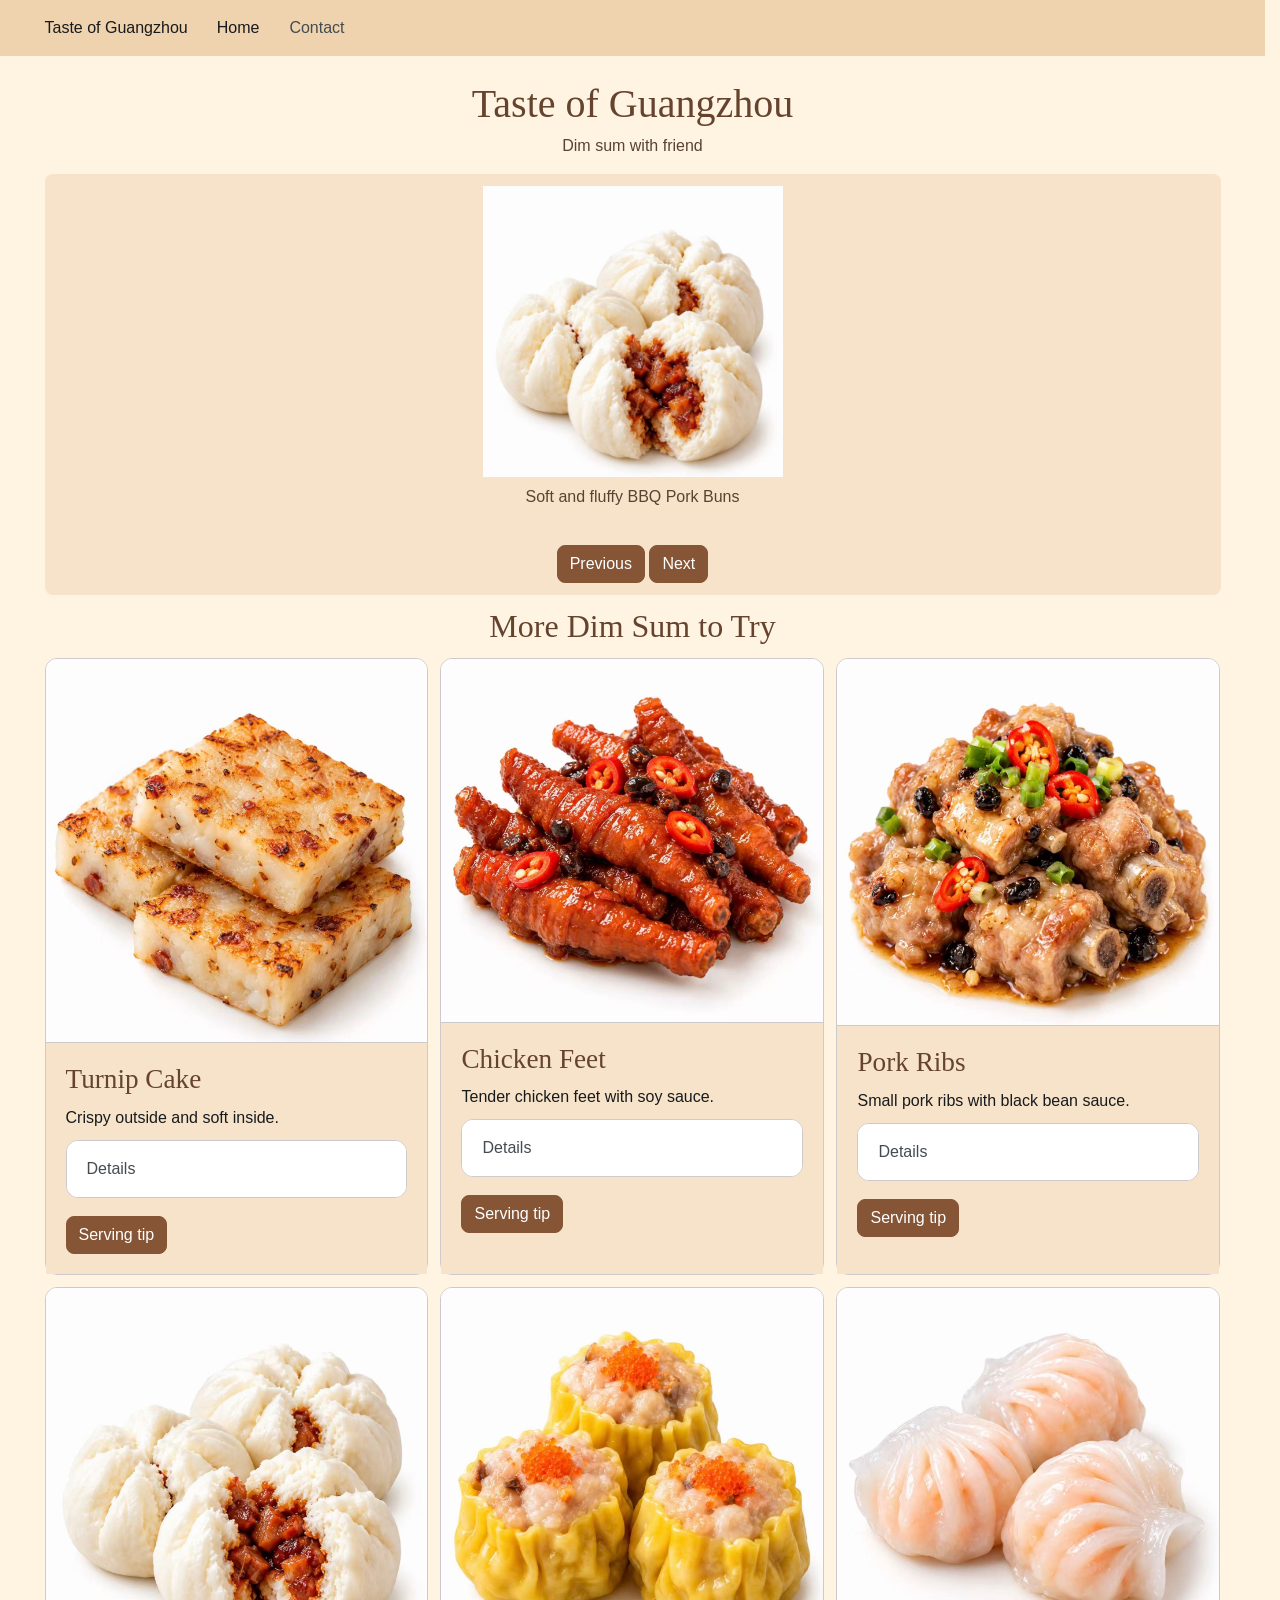
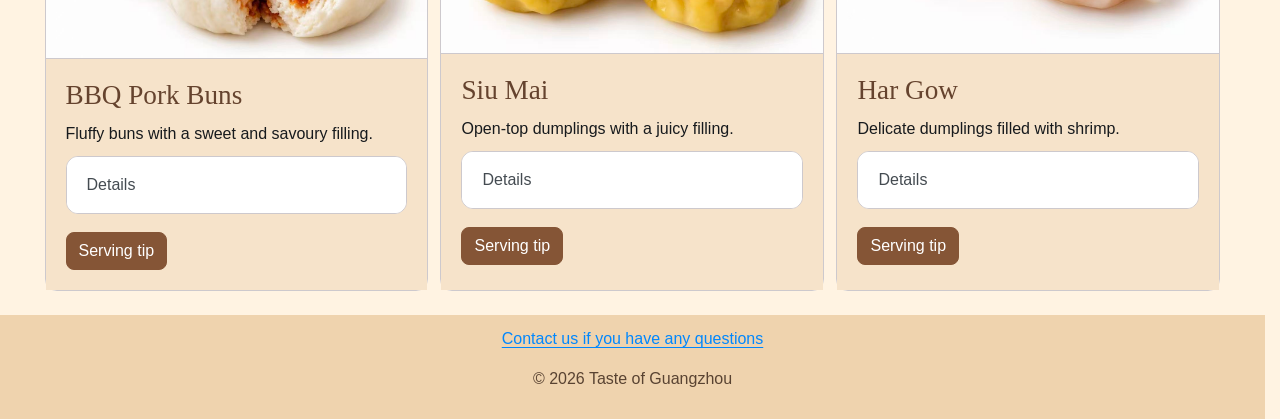
<file: index.html>
<!DOCTYPE html>
<html lang="en" data-bs-theme="light">
<head>
    <meta charset="UTF-8">
    <meta name="viewport" content="width=device-width, initial-scale=1.0">
    <title>Taste of Guangzhou</title>
    <link rel="stylesheet" href="css/style.css">
    <link rel="stylesheet" href="css/bootstrap.min.css">
</head>
<body>
    <nav class="navbar md:navbar-expand bg-1">
        <div class="container">
            <a class="navbar-brand" href="index.html">Taste of Guangzhou</a>

            <button class="navbar-toggler btn-icon" type="button" data-bs-toggle="drawer" data-bs-target="#menu" aria-label="Open menu">
                <span class="navbar-toggler-icon" aria-hidden="true"></span>
            </button>

            <dialog class="drawer drawer-end" id="menu" aria-labelledby="menu-title">
                <div class="drawer-header">
                    <p class="drawer-title" id="menu-title">Menu</p>
                    <button class="btn btn-icon" type="button" data-bs-dismiss="drawer" aria-label="Close menu"></button>
                </div>

                <div class="drawer-body">
                    <ul class="nav navbar-nav">
                        <li class="nav-item">
                            <a class="nav-link active" href="index.html" aria-current="page">Home</a>
                        </li>
                        <li class="nav-item">
                            <a class="nav-link" href="contact.html">Contact</a>
                        </li>
                    </ul>
                </div>
            </dialog>
        </div>
    </nav>

    <main class="container py-4">

        <header class="text-center my-4">
            <h1>Taste of Guangzhou</h1>
            <p>Dim sum with friend</p>
        </header>

        <div class="carousel slide rounded p-4" id="food-slides">
            <div class="carousel-inner">

                <div class="carousel-item active">
                    <img src="images/pic-4.jpg" width="300" class="img-fluid d-block mx-auto" alt="BBQ pork buns">
                    <p class="text-center mt-3">Soft and fluffy BBQ Pork Buns</p>
                </div>

                <div class="carousel-item">
                    <img src="images/pic-5.jpg" width="300" class="img-fluid d-block mx-auto" alt="Siu mai dumplings">
                    <p class="text-center mt-3">A dim sum favourite: Siu Mai</p>
                </div>

                <div class="carousel-item">
                    <img src="images/pic-6.jpg" width="300" class="img-fluid d-block mx-auto" alt="Har gow shrimp dumplings">
                    <p class="text-center mt-3">Delicate shrimp dumplings: Har Gow</p>
                </div>
            </div>

            <div class="text-center mt-3">
                <button class="btn-solid theme-primary" type="button" data-bs-target="#food-slides" data-bs-slide="prev">
                    Previous
                </button>
                <button class="btn-solid theme-primary" type="button" data-bs-target="#food-slides" data-bs-slide="next">
                    Next
                </button>
            </div>
        </div>

        <section class="my-4">
            <h2 class="text-center mb-4">More Dim Sum to Try</h2>

            <div class="row g-4">

                <div class="col-12 md:col-6 lg:col-4">
                    <article class="card h-100">
                        <img src="images/pic-1.jpg" class="card-img-top" alt="Golden slices of pan-fried turnip cake">

                        <div class="card-body">
                            <h3>Turnip Cake</h3>
                            <p>Crispy outside and soft inside.</p>

                            <div class="accordion">
                                <details class="accordion-item">
                                    <summary class="accordion-header">Details</summary>
                                    <div class="accordion-body">
                                        Made with Chinese radish and rice flour. It is steamed, sliced and pan-fried.
                                    </div>
                                </details>
                            </div>

                            <button class="btn-solid theme-primary mt-3" type="button" data-bs-toggle="dialog" data-bs-target="#food-1">
                                Serving tip
                            </button>

                            <dialog class="dialog" id="food-1" aria-labelledby="title-1">
                                <div class="dialog-header">
                                    <h4 class="dialog-title" id="title-1">Turnip Cake</h4>
                                </div>
                                <div class="dialog-body">
                                    <p>Try it warm with a little chilli sauce.</p>
                                </div>
                                <div class="dialog-footer">
                                    <button class="btn-solid theme-primary" type="button" data-bs-dismiss="dialog">
                                        Close
                                    </button>
                                </div>
                            </dialog>
                        </div>
                    </article>
                </div>

                <div class="col-12 md:col-6 lg:col-4">
                    <article class="card h-100">
                        <img src="images/pic-2.jpg" class="card-img-top" alt="Chicken feet">

                        <div class="card-body">
                            <h3>Chicken Feet</h3>
                            <p>Tender chicken feet with soy sauce.</p>

                            <div class="accordion">
                                <details class="accordion-item">
                                    <summary class="accordion-header">Details</summary>
                                    <div class="accordion-body">
                                        Also called phoenix claws.
                                        They are cooked until soft with a savoury sauce.
                                    </div>
                                </details>
                            </div>

                            <button class="btn-solid theme-primary mt-3" type="button" data-bs-toggle="dialog" data-bs-target="#food-2">
                                Serving tip
                            </button>

                            <dialog class="dialog" id="food-2" aria-labelledby="title-2">
                                <div class="dialog-header">
                                    <h4 class="dialog-title" id="title-2">Chicken Feet</h4>
                                </div>
                                <div class="dialog-body">
                                    <p>Take small bites and remove the bones as you eat.</p>
                                </div>
                                <div class="dialog-footer">
                                    <button class="btn-solid theme-primary" type="button" data-bs-dismiss="dialog">
                                        Close
                                    </button>
                                </div>
                            </dialog>
                        </div>
                    </article>
                </div>

                <div class="col-12 md:col-6 lg:col-4">
                    <article class="card h-100">
                        <img src="images/pic-3.jpg" class="card-img-top" alt="Steamed pork ribs with black beans and peppers">

                        <div class="card-body">
                            <h3>Pork Ribs</h3>
                            <p>Small pork ribs with black bean sauce.</p>

                            <div class="accordion">
                                <details class="accordion-item">
                                    <summary class="accordion-header">Details</summary>
                                    <div class="accordion-body">
                                        The ribs are cut into small pieces.
                                        They are steamed with black beans and garlic.
                                    </div>
                                </details>
                            </div>

                            <button class="btn-solid theme-primary mt-3" type="button" data-bs-toggle="dialog" data-bs-target="#food-3">
                                Serving tip
                            </button>

                            <dialog class="dialog" id="food-3" aria-labelledby="title-3">
                                <div class="dialog-header">
                                    <h4 class="dialog-title" id="title-3">Pork Ribs</h4>
                                </div>
                                <div class="dialog-body">
                                    <p>Watch for the small bones. Try the sauce with rice.</p>
                                </div>
                                <div class="dialog-footer">
                                    <button class="btn-solid theme-primary" type="button" data-bs-dismiss="dialog">
                                        Close
                                    </button>
                                </div>
                            </dialog>
                        </div>
                    </article>
                </div>

                <div class="col-12 md:col-6 lg:col-4">
                    <article class="card h-100">
                        <img src="images/pic-4.jpg" class="card-img-top" alt="BBQ pork buns">

                        <div class="card-body">
                            <h3>BBQ Pork Buns</h3>
                            <p>Fluffy buns with a sweet and savoury filling.</p>

                            <div class="accordion">
                                <details class="accordion-item">
                                    <summary class="accordion-header">Details</summary>
                                    <div class="accordion-body">
                                        These steamed buns contain chopped barbecue pork.
                                        The dough is soft and slightly sweet.
                                    </div>
                                </details>
                            </div>

                            <button class="btn-solid theme-primary mt-3" type="button" data-bs-toggle="dialog" data-bs-target="#food-4">
                                Serving tip
                            </button>

                            <dialog class="dialog" id="food-4" aria-labelledby="title-4">
                                <div class="dialog-header">
                                    <h4 class="dialog-title" id="title-4">BBQ Pork Buns</h4>
                                </div>
                                <div class="dialog-body">
                                    <p>Remove any paper underneath. Let the hot filling cool a little.</p>
                                </div>
                                <div class="dialog-footer">
                                    <button class="btn-solid theme-primary" type="button" data-bs-dismiss="dialog">
                                        Close
                                    </button>
                                </div>
                            </dialog>
                        </div>
                    </article>
                </div>

                <div class="col-12 md:col-6 lg:col-4">
                    <article class="card h-100">
                        <img src="images/pic-5.jpg" class="card-img-top" alt="Siu mai dumplings">

                        <div class="card-body">
                            <h3>Siu Mai</h3>
                            <p>Open-top dumplings with a juicy filling.</p>

                            <div class="accordion">
                                <details class="accordion-item">
                                    <summary class="accordion-header">Details</summary>
                                    <div class="accordion-body">
                                        Siu mai usually contains pork and shrimp.
                                        A thin yellow wrapper holds the filling.
                                    </div>
                                </details>
                            </div>

                            <button class="btn-solid theme-primary mt-3" type="button" data-bs-toggle="dialog" data-bs-target="#food-5">
                                Serving tip
                            </button>

                            <dialog class="dialog" id="food-5" aria-labelledby="title-5">
                                <div class="dialog-header">
                                    <h4 class="dialog-title" id="title-5">Siu Mai</h4>
                                </div>
                                <div class="dialog-body">
                                    <p>Enjoy it on its own or add a little soy sauce.</p>
                                </div>
                                <div class="dialog-footer">
                                    <button class="btn-solid theme-primary" type="button" data-bs-dismiss="dialog">
                                        Close
                                    </button>
                                </div>
                            </dialog>
                        </div>
                    </article>
                </div>

                <div class="col-12 md:col-6 lg:col-4">
                    <article class="card h-100">
                        <img src="images/pic-6.jpg" class="card-img-top" alt="Har Gow Shrimp dumplings">

                        <div class="card-body">
                            <h3>Har Gow</h3>
                            <p>Delicate dumplings filled with shrimp.</p>

                            <div class="accordion">
                                <details class="accordion-item">
                                    <summary class="accordion-header">Details</summary>
                                    <div class="accordion-body">
                                        Har gow has a thin, slightly chewy wrapper.
                                        You can see the shrimp through the steamed skin.
                                    </div>
                                </details>
                            </div>

                            <button class="btn-solid theme-primary mt-3" type="button" data-bs-toggle="dialog" data-bs-target="#food-6">
                                Serving tip
                            </button>

                            <dialog class="dialog" id="food-6" aria-labelledby="title-6">
                                <div class="dialog-header">
                                    <h4 class="dialog-title" id="title-6">Har Gow</h4>
                                </div>
                                <div class="dialog-body">
                                    <p>Pick it up gently so the thin wrapper does not tear.</p>
                                </div>
                                <div class="dialog-footer">
                                    <button class="btn-solid theme-primary" type="button" data-bs-dismiss="dialog">
                                        Close
                                    </button>
                                </div>
                            </dialog>
                        </div>
                    </article>
                </div>

            </div>
        </section>
    </main>

    <footer class="bg-1 text-center p-4">
        <p>
            <a href="contact.html">Contact us if you have any questions</a>
        </p>

        <p>&copy; 2026 Taste of Guangzhou</p>
    </footer>

    <script type="module" src="js/bootstrap.bundle.min.js"></script>
</body>
</html>
</file>
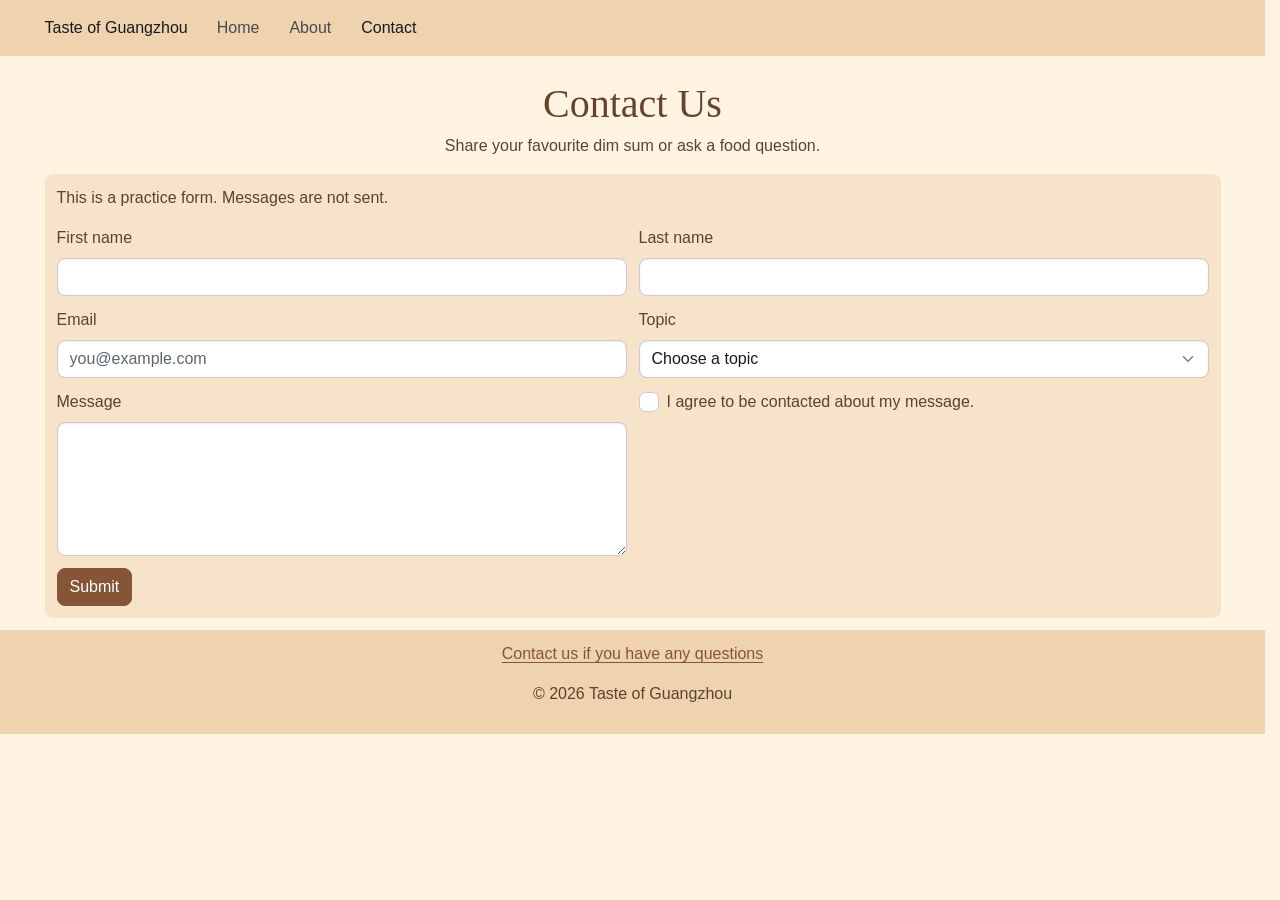
<file: contact.html>
<!DOCTYPE html>
<html lang="en" data-bs-theme="light">
<head>
    <meta charset="UTF-8">
    <meta name="viewport" content="width=device-width, initial-scale=1.0">
    <title>Taste of Guangzhou</title>
    <link rel="stylesheet" href="css/bootstrap.min.css">
    <link rel="stylesheet" href="css/style.css">
</head>

<body>

    <nav class="navbar md:navbar-expand bg-1">
        <div class="container">
            <a class="navbar-brand" href="index.html">Taste of Guangzhou</a>

            <button class="navbar-toggler btn-icon" type="button" data-bs-toggle="drawer" data-bs-target="#menu" aria-controls="menu" aria-expanded="false" aria-label="Open menu">
                <span class="navbar-toggler-icon" aria-hidden="true"></span>
            </button>

            <dialog class="drawer drawer-end" id="menu" aria-labelledby="menu-title">
                <div class="drawer-header">
                    <p class="drawer-title" id="menu-title">Menu</p>
                    <button class="btn-close" type="button" data-bs-dismiss="drawer" aria-label="Close menu"></button>
                </div>

                <div class="drawer-body">
                    <ul class="nav navbar-nav">
                        <li class="nav-item">
                            <a class="nav-link" href="index.html">Home</a>
                        </li>
                        <li class="nav-item">
                            <a class="nav-link" href="#">About</a>
                        </li>
                        <li class="nav-item">
                            <a class="nav-link active" href="contact.html" aria-current="page">Contact</a>
                        </li>
                    </ul>
                </div>
            </dialog>
        </div>
    </nav>

    <main class="container py-4">

        <header class="text-center my-4">
            <h1>Contact Us</h1>
            <p>Share your favourite dim sum or ask a food question.</p>
        </header>

        <form class="rounded p-4" action="contact.html" method="get">
            <p>This is a practice form. Messages are not sent.</p>

            <div class="row g-4">

                <div class="col-12 md:col-6">
                    <div class="form-field">
                        <label for="first-name">First name</label>
                        <input class="form-control" type="text" id="first-name" required>
                    </div>
                </div>

                <div class="col-12 md:col-6">
                    <div class="form-field">
                        <label for="last-name">Last name</label>
                        <input class="form-control" type="text" id="last-name" required>
                    </div>
                </div>

                <div class="col-12 md:col-6">
                    <div class="form-field">
                        <label for="email">Email</label>
                        <input class="form-control" type="email" id="email" placeholder="you@example.com" required>
                    </div>
                </div>

                <div class="col-12 md:col-6">
                    <div class="form-field">
                        <label for="topic">Topic</label>
                        <select class="form-control" id="topic" required>
                            <option value="">Choose a topic</option>
                            <option value="question">Food question</option>
                            <option value="suggestion">Dish suggestion</option>
                            <option value="feedback">Website feedback</option>
                        </select>
                    </div>
                </div>

                <div class="col-12 md:col-6">
                    <div class="form-field">
                        <label for="message">Message</label>
                        <textarea class="form-control" id="message"
                                  rows="5" required></textarea>
                    </div>
                </div>

                <div class="col-12 md:col-6">
                    <div class="form-field">
                        <input class="check" type="checkbox" id="consent" required>
                        <label for="consent">
                            I agree to be contacted about my message.
                        </label>
                    </div>
                </div>

                <div class="col-12">
                    <button class="btn-solid theme-primary" type="submit">
                        Submit
                    </button>
                </div>

            </div>
        </form>
    </main>

    <footer class="bg-1 text-center p-4">
        <p>
            <a href="contact.html">Contact us if you have any questions</a>
        </p>

        <p>&copy; 2026 Taste of Guangzhou</p>
    </footer>

    <script type="module" src="js/bootstrap.bundle.min.js"></script>
</body>
</html>
</file>
<file: css/style.css>
:root {
    --bs-primary-base: #855536;
    --bs-primary-bg: #855536;
    --bs-primary-fg: #855536;
    --bs-primary-contrast: #ffffff;
}
body {
    font-family: Arial, sans-serif;
    background-color:#fff3e2;
    color:#594332;
}
h1, h2, h3, h4 {
    font-family: Georgia, serif;
    color: #65432e;
}
.navbar, footer{
    background-color: #efd3ae;
}
.btn-solid.theme-primary {
    --bs-btn-bg: #855536;
    --bs-btn-color: #ffffff;
    --bs-btn-border-color: #855536;
}
.btn-solid.theme-primary:hover {
    --bs-btn-hover-bg: #663e27;
    --bs-btn-hover-color: #ffffff;
    --bs-btn-hover-border-color: #663e27;
}
.card-body, .carousel, form{ background-color: #f6e3ca;}
</file>
